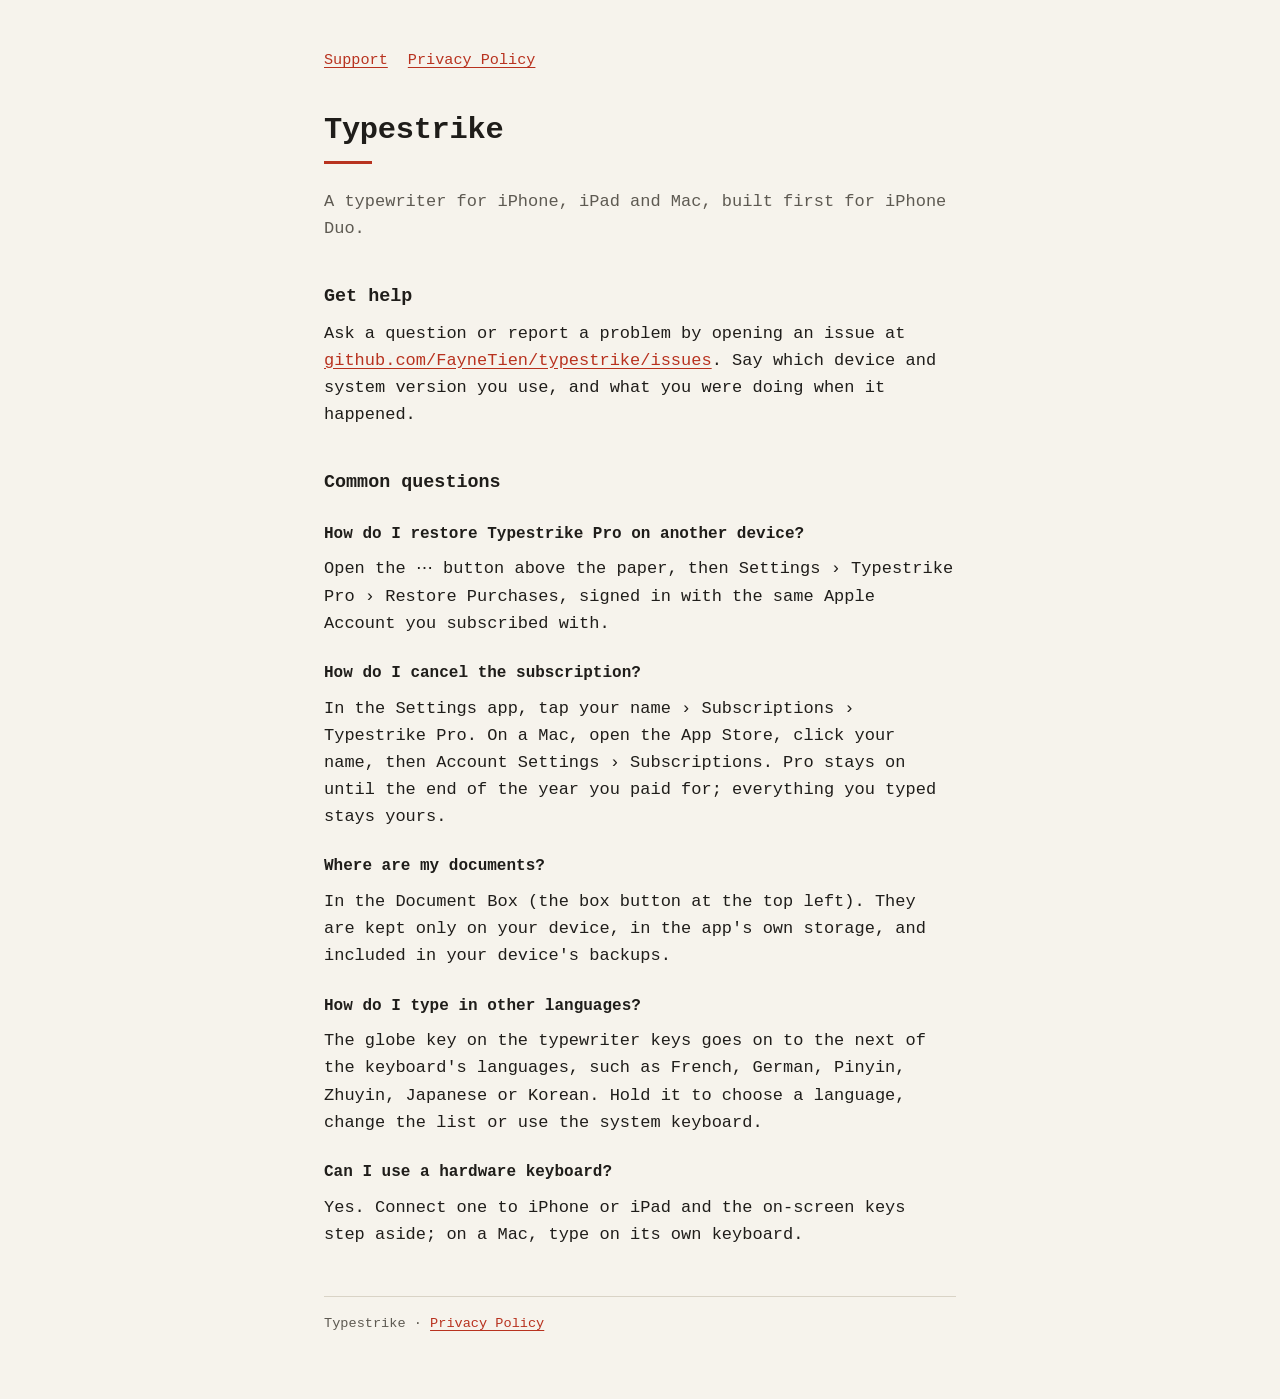
<file: index.html>
<!doctype html>
<html lang="en">
<head>
<meta charset="utf-8">
<meta name="viewport" content="width=device-width, initial-scale=1">
<title>Typestrike Support</title>
<meta name="description" content="Help with Typestrike, a typewriter for iPhone, iPad and Mac.">
<link rel="stylesheet" href="style.css">
</head>
<body>
<main>
  <nav><a href="./">Support</a><a href="privacy.html">Privacy Policy</a></nav>
  <h1>Typestrike</h1>
  <div class="mark"></div>
  <p class="lede">A typewriter for iPhone, iPad and Mac, built first for iPhone Duo.</p>

  <h2>Get help</h2>
  <p>Ask a question or report a problem by opening an issue at
    <a href="https://github.com/FayneTien/typestrike/issues">github.com/FayneTien/typestrike/issues</a>.
    Say which device and system version you use, and what you were doing when it happened.</p>

  <h2>Common questions</h2>

  <h3>How do I restore Typestrike Pro on another device?</h3>
  <p>Open the ⋯ button above the paper, then Settings › Typestrike Pro › Restore Purchases,
    signed in with the same Apple Account you subscribed with.</p>

  <h3>How do I cancel the subscription?</h3>
  <p>In the Settings app, tap your name › Subscriptions › Typestrike Pro. On a Mac, open the App
    Store, click your name, then Account Settings › Subscriptions. Pro stays on until the end of the
    year you paid for; everything you typed stays yours.</p>

  <h3>Where are my documents?</h3>
  <p>In the Document Box (the box button at the top left). They are kept only on your device, in the
    app's own storage, and included in your device's backups.</p>

  <h3>How do I type in other languages?</h3>
  <p>The globe key on the typewriter keys goes on to the next of the keyboard's languages, such as
    French, German, Pinyin, Zhuyin, Japanese or Korean. Hold it to choose a language, change the
    list or use the system keyboard.</p>

  <h3>Can I use a hardware keyboard?</h3>
  <p>Yes. Connect one to iPhone or iPad and the on-screen keys step aside; on a Mac, type on its own keyboard.</p>

  <hr>
  <footer>Typestrike · <a href="privacy.html">Privacy Policy</a></footer>
</main>
</body>
</html>
</file>
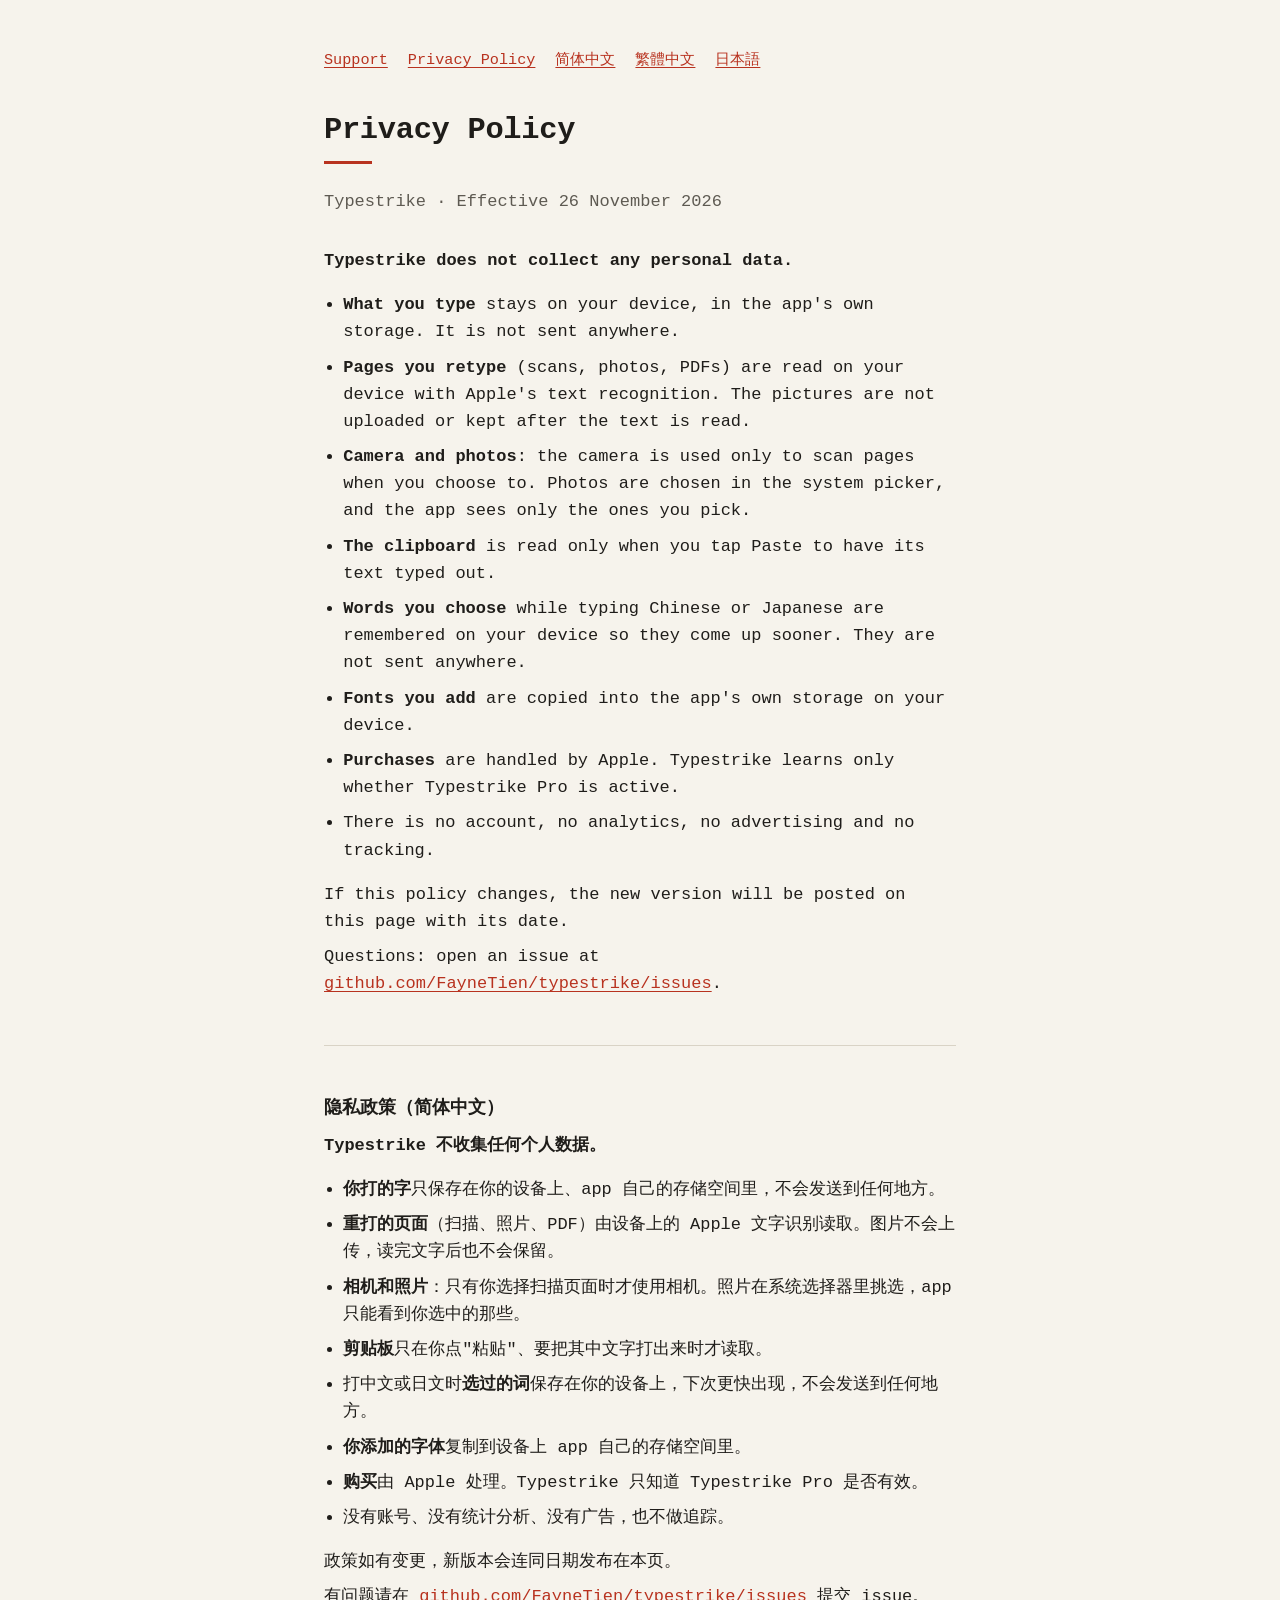
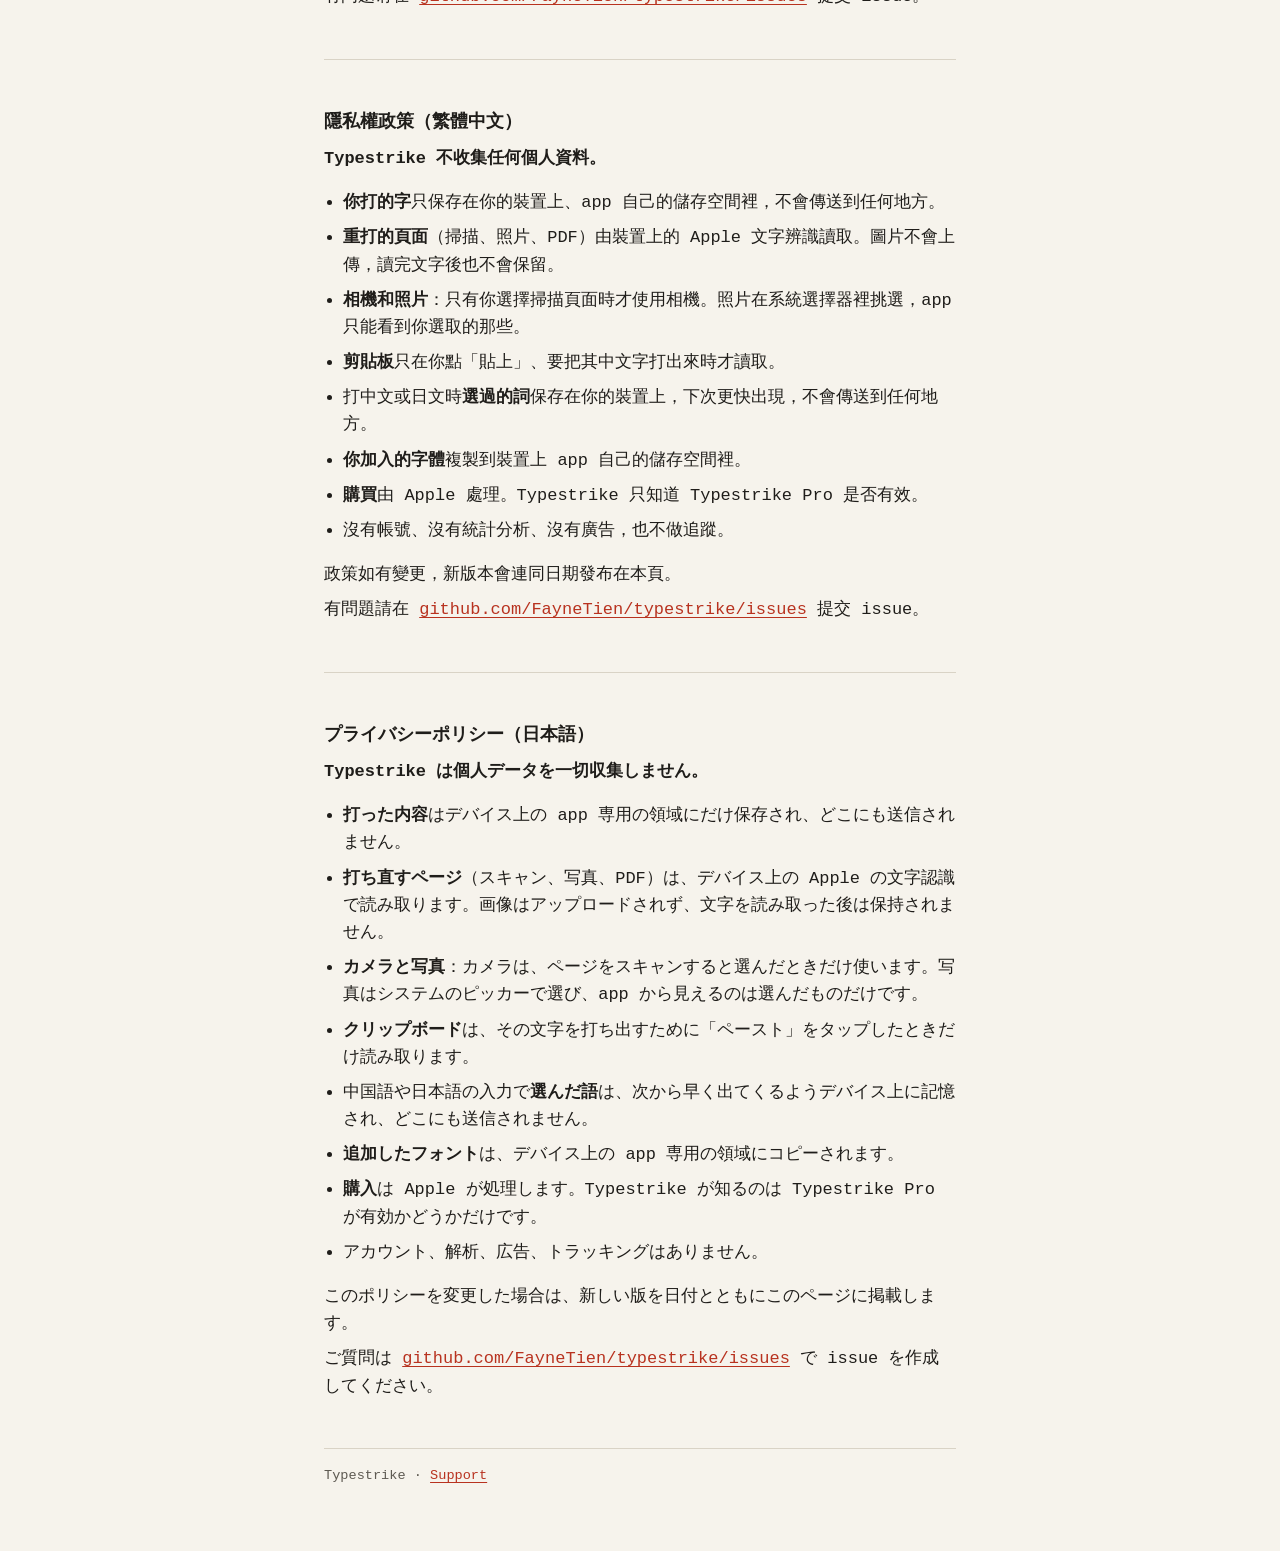
<file: privacy.html>
<!doctype html>
<html lang="en">
<head>
<meta charset="utf-8">
<meta name="viewport" content="width=device-width, initial-scale=1">
<title>Typestrike Privacy Policy</title>
<meta name="description" content="Typestrike does not collect any personal data.">
<link rel="stylesheet" href="style.css">
</head>
<body>
<main>
  <nav><a href="./">Support</a><a href="privacy.html">Privacy Policy</a>
    <a href="#zh-Hans">简体中文</a><a href="#zh-Hant">繁體中文</a><a href="#ja">日本語</a></nav>

  <h1>Privacy Policy</h1>
  <div class="mark"></div>
  <p class="lede">Typestrike · Effective 26 November 2026</p>

  <p><strong>Typestrike does not collect any personal data.</strong></p>
  <ul>
    <li><strong>What you type</strong> stays on your device, in the app's own storage. It is not sent anywhere.</li>
    <li><strong>Pages you retype</strong> (scans, photos, PDFs) are read on your device with Apple's text recognition. The pictures are not uploaded or kept after the text is read.</li>
    <li><strong>Camera and photos</strong>: the camera is used only to scan pages when you choose to. Photos are chosen in the system picker, and the app sees only the ones you pick.</li>
    <li><strong>The clipboard</strong> is read only when you tap Paste to have its text typed out.</li>
    <li><strong>Words you choose</strong> while typing Chinese or Japanese are remembered on your device so they come up sooner. They are not sent anywhere.</li>
    <li><strong>Fonts you add</strong> are copied into the app's own storage on your device.</li>
    <li><strong>Purchases</strong> are handled by Apple. Typestrike learns only whether Typestrike Pro is active.</li>
    <li>There is no account, no analytics, no advertising and no tracking.</li>
  </ul>
  <p>If this policy changes, the new version will be posted on this page with its date.</p>
  <p>Questions: open an issue at <a href="https://github.com/FayneTien/typestrike/issues">github.com/FayneTien/typestrike/issues</a>.</p>

  <section class="lang" id="zh-Hans" lang="zh-Hans">
    <h2>隐私政策（简体中文）</h2>
    <p><strong>Typestrike 不收集任何个人数据。</strong></p>
    <ul>
      <li><strong>你打的字</strong>只保存在你的设备上、app 自己的存储空间里，不会发送到任何地方。</li>
      <li><strong>重打的页面</strong>（扫描、照片、PDF）由设备上的 Apple 文字识别读取。图片不会上传，读完文字后也不会保留。</li>
      <li><strong>相机和照片</strong>：只有你选择扫描页面时才使用相机。照片在系统选择器里挑选，app 只能看到你选中的那些。</li>
      <li><strong>剪贴板</strong>只在你点"粘贴"、要把其中文字打出来时才读取。</li>
      <li>打中文或日文时<strong>选过的词</strong>保存在你的设备上，下次更快出现，不会发送到任何地方。</li>
      <li><strong>你添加的字体</strong>复制到设备上 app 自己的存储空间里。</li>
      <li><strong>购买</strong>由 Apple 处理。Typestrike 只知道 Typestrike Pro 是否有效。</li>
      <li>没有账号、没有统计分析、没有广告，也不做追踪。</li>
    </ul>
    <p>政策如有变更，新版本会连同日期发布在本页。</p>
    <p>有问题请在 <a href="https://github.com/FayneTien/typestrike/issues">github.com/FayneTien/typestrike/issues</a> 提交 issue。</p>
  </section>

  <section class="lang" id="zh-Hant" lang="zh-Hant">
    <h2>隱私權政策（繁體中文）</h2>
    <p><strong>Typestrike 不收集任何個人資料。</strong></p>
    <ul>
      <li><strong>你打的字</strong>只保存在你的裝置上、app 自己的儲存空間裡，不會傳送到任何地方。</li>
      <li><strong>重打的頁面</strong>（掃描、照片、PDF）由裝置上的 Apple 文字辨識讀取。圖片不會上傳，讀完文字後也不會保留。</li>
      <li><strong>相機和照片</strong>：只有你選擇掃描頁面時才使用相機。照片在系統選擇器裡挑選，app 只能看到你選取的那些。</li>
      <li><strong>剪貼板</strong>只在你點「貼上」、要把其中文字打出來時才讀取。</li>
      <li>打中文或日文時<strong>選過的詞</strong>保存在你的裝置上，下次更快出現，不會傳送到任何地方。</li>
      <li><strong>你加入的字體</strong>複製到裝置上 app 自己的儲存空間裡。</li>
      <li><strong>購買</strong>由 Apple 處理。Typestrike 只知道 Typestrike Pro 是否有效。</li>
      <li>沒有帳號、沒有統計分析、沒有廣告，也不做追蹤。</li>
    </ul>
    <p>政策如有變更，新版本會連同日期發布在本頁。</p>
    <p>有問題請在 <a href="https://github.com/FayneTien/typestrike/issues">github.com/FayneTien/typestrike/issues</a> 提交 issue。</p>
  </section>

  <section class="lang" id="ja" lang="ja">
    <h2>プライバシーポリシー（日本語）</h2>
    <p><strong>Typestrike は個人データを一切収集しません。</strong></p>
    <ul>
      <li><strong>打った内容</strong>はデバイス上の app 専用の領域にだけ保存され、どこにも送信されません。</li>
      <li><strong>打ち直すページ</strong>（スキャン、写真、PDF）は、デバイス上の Apple の文字認識で読み取ります。画像はアップロードされず、文字を読み取った後は保持されません。</li>
      <li><strong>カメラと写真</strong>：カメラは、ページをスキャンすると選んだときだけ使います。写真はシステムのピッカーで選び、app から見えるのは選んだものだけです。</li>
      <li><strong>クリップボード</strong>は、その文字を打ち出すために「ペースト」をタップしたときだけ読み取ります。</li>
      <li>中国語や日本語の入力で<strong>選んだ語</strong>は、次から早く出てくるようデバイス上に記憶され、どこにも送信されません。</li>
      <li><strong>追加したフォント</strong>は、デバイス上の app 専用の領域にコピーされます。</li>
      <li><strong>購入</strong>は Apple が処理します。Typestrike が知るのは Typestrike Pro が有効かどうかだけです。</li>
      <li>アカウント、解析、広告、トラッキングはありません。</li>
    </ul>
    <p>このポリシーを変更した場合は、新しい版を日付とともにこのページに掲載します。</p>
    <p>ご質問は <a href="https://github.com/FayneTien/typestrike/issues">github.com/FayneTien/typestrike/issues</a> で issue を作成してください。</p>
  </section>

  <hr>
  <footer>Typestrike · <a href="./">Support</a></footer>
</main>
</body>
</html>
</file>
<file: style.css>
:root {
  --paper: #f6f3ec;
  --ink: #1f1d1a;
  --faded: #5e5a52;
  --accent: #b8321f;
  --rule: #d9d3c6;
  color-scheme: light dark;
}
@media (prefers-color-scheme: dark) {
  :root { --paper: #1c1b19; --ink: #ece8df; --faded: #aaa497; --accent: #e0644f; --rule: #3a3833; }
}
* { box-sizing: border-box; }
html { -webkit-text-size-adjust: 100%; }
body {
  margin: 0;
  background: var(--paper);
  color: var(--ink);
  font: 17px/1.6 ui-monospace, "SF Mono", Menlo, "Courier New", monospace;
}
main { max-width: 42rem; margin: 0 auto; padding: 3rem 1.25rem 4rem; }
h1 { font-size: 1.9rem; line-height: 1.2; margin: 0 0 .25rem; letter-spacing: -.01em; }
h2 { font-size: 1.15rem; margin: 2.5rem 0 .5rem; }
h3 { font-size: 1rem; margin: 1.5rem 0 .25rem; }
p, li { margin: .5rem 0; }
ul { padding-left: 1.2rem; }
a { color: var(--accent); text-underline-offset: 3px; }
.lede { color: var(--faded); margin-bottom: 2rem; }
.mark { width: 3rem; height: 3px; background: var(--accent); margin: .75rem 0 1.5rem; }
nav { display: flex; gap: 1.25rem; flex-wrap: wrap; font-size: .95rem; margin-bottom: 2.5rem; }
hr { border: 0; border-top: 1px solid var(--rule); margin: 3rem 0 1rem; }
footer { color: var(--faded); font-size: .85rem; }
.lang { border-top: 1px solid var(--rule); margin-top: 3rem; padding-top: .5rem; }
</file>
